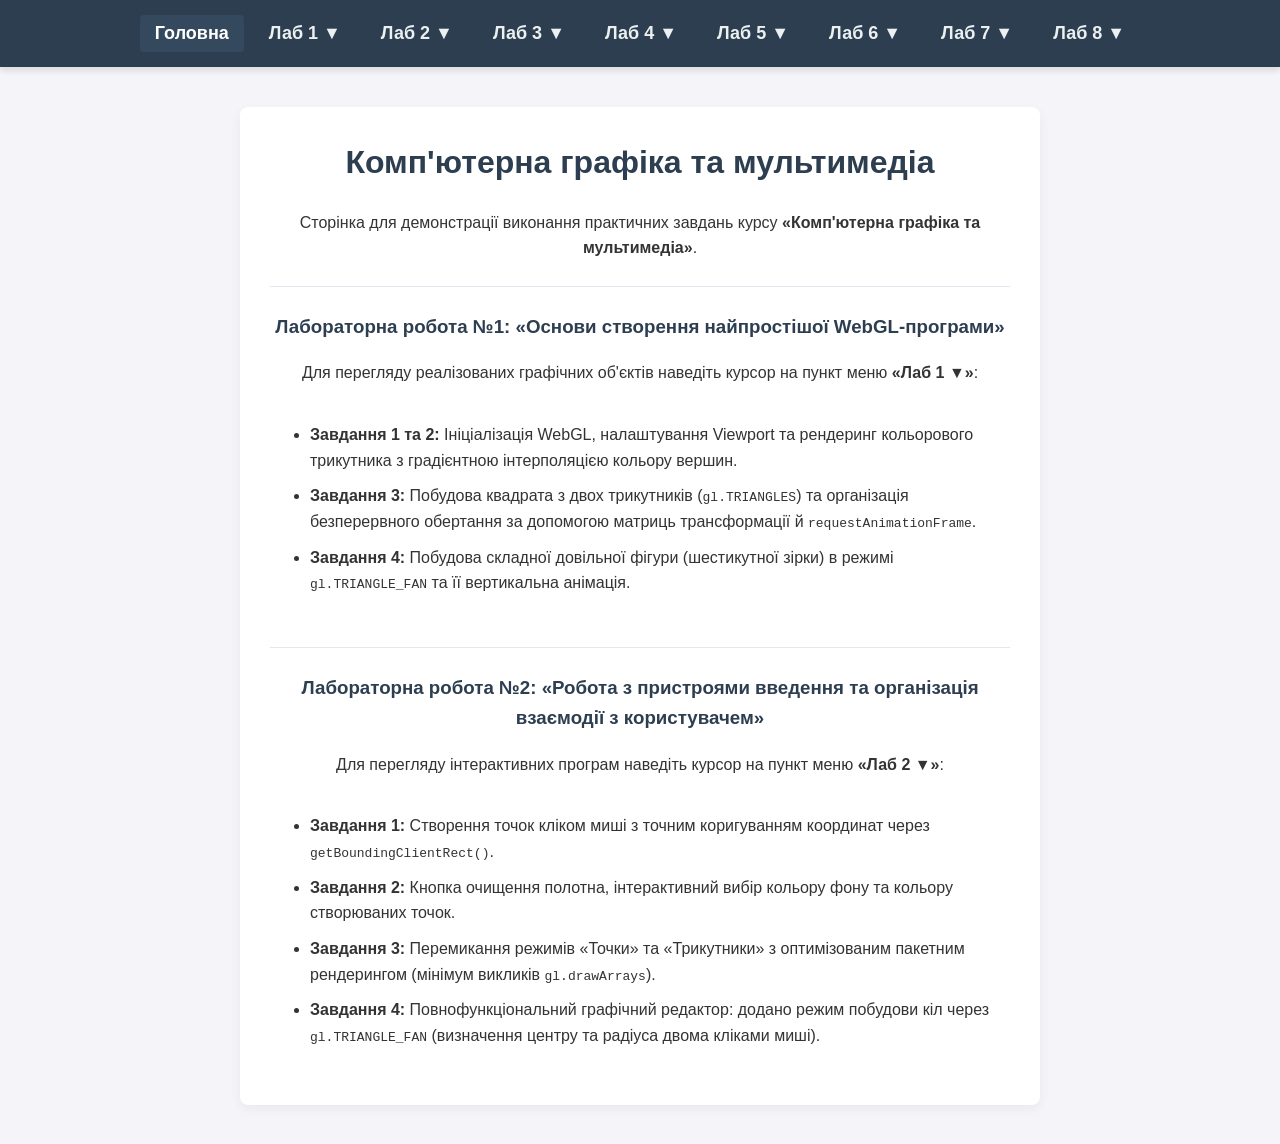
<file: index.html>
<!DOCTYPE html>
<html lang="uk">
<head>
    <meta charset="UTF-8">
    <meta name="viewport" content="width=device-width, initial-scale=1.0">
    <title>Комп'ютерна графіка та мультимедіа - Лабораторні роботи</title>
    <link rel="stylesheet" href="style.css">
</head>
<body>
    <nav>
        <a href="index.html" class="active">Головна</a>
        <div class="dropdown">
            <button class="dropbtn">Лаб 1 ▼</button>
            <div class="dropdown-content">
                <a href="lab1/task1_2.html">Завдання 1 та 2</a>
                <a href="lab1/task3.html">Завдання 3</a>
                <a href="lab1/task4.html">Завдання 4</a>
            </div>
        </div>
        <div class="dropdown">
            <button class="dropbtn">Лаб 2 ▼</button>
            <div class="dropdown-content">
                <a href="lab2/task1.html">Завдання 1 (Точки)</a>
                <a href="lab2/task2.html">Завдання 2 (Кольори та очищення)</a>
                <a href="lab2/task3.html">Завдання 3 (Трикутники)</a>
                <a href="lab2/task4.html">Завдання 4 (Кола / Повна програма)</a>
            </div>
        </div>
        <div class="dropdown"><button class="dropbtn">Лаб 3 ▼</button><div class="dropdown-content"><a href="#">В процесі...</a></div></div>
        <div class="dropdown"><button class="dropbtn">Лаб 4 ▼</button><div class="dropdown-content"><a href="#">В процесі...</a></div></div>
        <div class="dropdown"><button class="dropbtn">Лаб 5 ▼</button><div class="dropdown-content"><a href="#">В процесі...</a></div></div>
        <div class="dropdown"><button class="dropbtn">Лаб 6 ▼</button><div class="dropdown-content"><a href="#">В процесі...</a></div></div>
        <div class="dropdown"><button class="dropbtn">Лаб 7 ▼</button><div class="dropdown-content"><a href="#">В процесі...</a></div></div>
        <div class="dropdown"><button class="dropbtn">Лаб 8 ▼</button><div class="dropdown-content"><a href="#">В процесі...</a></div></div>
    </nav>
    
    <div class="container">
        <h1>Комп'ютерна графіка та мультимедіа</h1>
        <p>Сторінка для демонстрації виконання практичних завдань курсу <strong>«Комп'ютерна графіка та мультимедіа»</strong>.</p>
        
        <hr style="margin: 25px 0; border: none; border-top: 1px solid #e2e8f0;">

        <h3>Лабораторна робота №1: «Основи створення найпростішої WebGL-програми»</h3>
        <p>Для перегляду реалізованих графічних об'єктів наведіть курсор на пункт меню <strong>«Лаб 1 ▼»</strong>:</p>
        <ul style="text-align: left; display: inline-block;">
            <li><strong>Завдання 1 та 2:</strong> Ініціалізація WebGL, налаштування Viewport та рендеринг кольорового трикутника з градієнтною інтерполяцією кольору вершин.</li>
            <li><strong>Завдання 3:</strong> Побудова квадрата з двох трикутників (<code>gl.TRIANGLES</code>) та організація безперервного обертання за допомогою матриць трансформації й <code>requestAnimationFrame</code>.</li>
            <li><strong>Завдання 4:</strong> Побудова складної довільної фігури (шестикутної зірки) в режимі <code>gl.TRIANGLE_FAN</code> та її вертикальна анімація.</li>
        </ul>

        <hr style="margin: 25px 0; border: none; border-top: 1px solid #e2e8f0;">

        <h3>Лабораторна робота №2: «Робота з пристроями введення та організація взаємодії з користувачем»</h3>
        <p>Для перегляду інтерактивних програм наведіть курсор на пункт меню <strong>«Лаб 2 ▼»</strong>:</p>
        <ul style="text-align: left; display: inline-block;">
            <li><strong>Завдання 1:</strong> Створення точок кліком миші з точним коригуванням координат через <code>getBoundingClientRect()</code>.</li>
            <li><strong>Завдання 2:</strong> Кнопка очищення полотна, інтерактивний вибір кольору фону та кольору створюваних точок.</li>
            <li><strong>Завдання 3:</strong> Перемикання режимів «Точки» та «Трикутники» з оптимізованим пакетним рендерингом (мінімум викликів <code>gl.drawArrays</code>).</li>
            <li><strong>Завдання 4:</strong> Повнофункціональний графічний редактор: додано режим побудови кіл через <code>gl.TRIANGLE_FAN</code> (визначення центру та радіуса двома кліками миші).</li>
        </ul>
    </div>
</body>
</html>
</file>
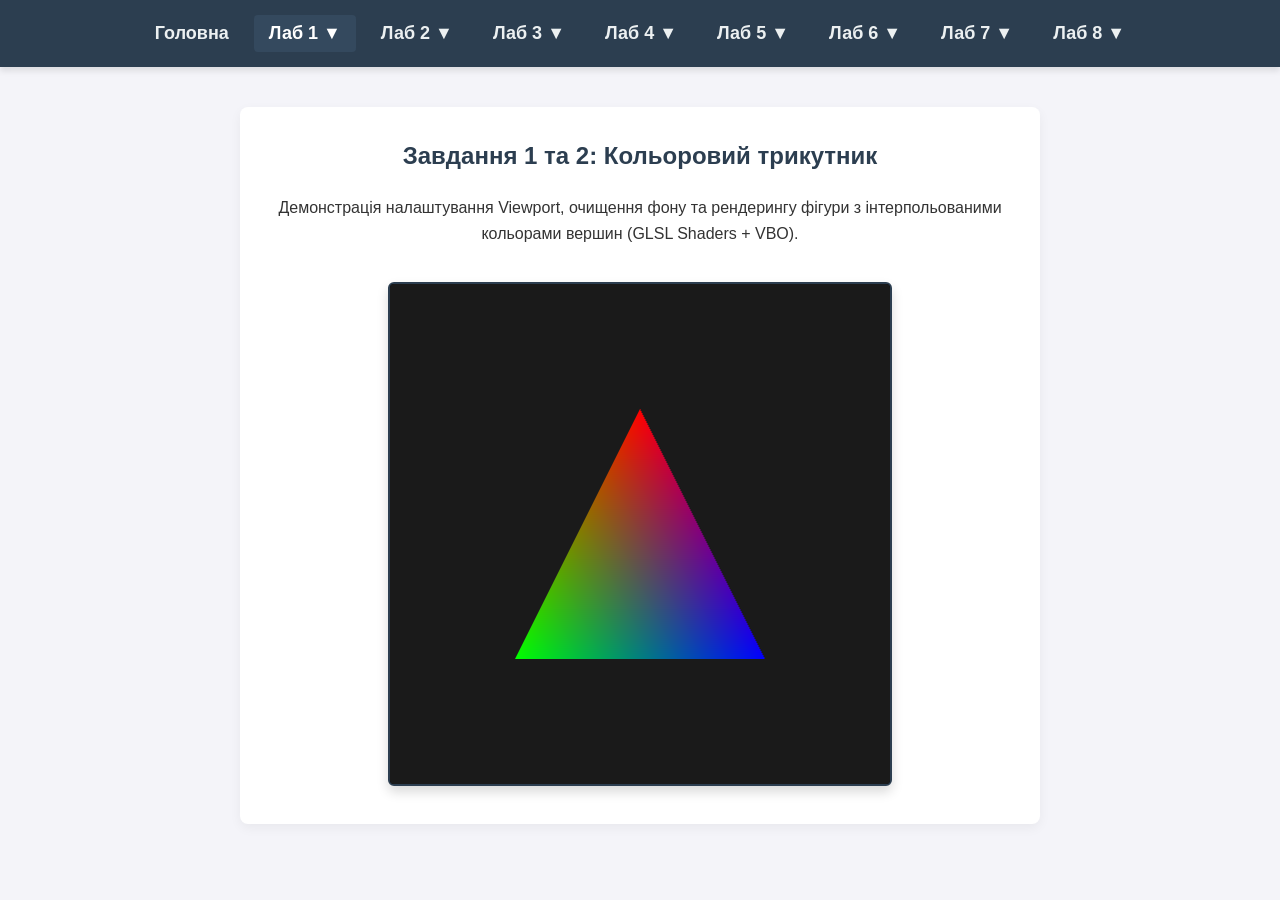
<file: lab1/task1_2.html>
<!doctype html>
<html lang="uk">
  <head>
    <meta charset="UTF-8" />
    <meta name="viewport" content="width=device-width, initial-scale=1.0" />
    <title>Лаб 1 - Завдання 1 та 2</title>
    <link rel="stylesheet" href="../style.css" />
  </head>
  <body>
    <nav>
      <a href="../index.html">Головна</a>
      <div class="dropdown">
        <button class="dropbtn active-lab">Лаб 1 ▼</button>
        <div class="dropdown-content">
          <a href="task1_2.html" class="active-task">Завдання 1 та 2</a>
          <a href="task3.html">Завдання 3</a>
          <a href="task4.html">Завдання 4</a>
        </div>
      </div>
      <div class="dropdown">
        <button class="dropbtn">Лаб 2 ▼</button>
        <div class="dropdown-content">
          <a href="../lab2/task1.html">Завдання 1 (Точки)</a>
          <a href="../lab2/task2.html">Завдання 2 (Кольори та очищення)</a>
          <a href="../lab2/task3.html">Завдання 3 (Трикутники)</a>
          <a href="../lab2/task4.html">Завдання 4 (Кола / Повна програма)</a>
        </div>
      </div>
      <div class="dropdown">
        <button class="dropbtn">Лаб 3 ▼</button>
        <div class="dropdown-content"><a href="#">В процесі...</a></div>
      </div>
      <div class="dropdown">
        <button class="dropbtn">Лаб 4 ▼</button>
        <div class="dropdown-content"><a href="#">В процесі...</a></div>
      </div>
      <div class="dropdown">
        <button class="dropbtn">Лаб 5 ▼</button>
        <div class="dropdown-content"><a href="#">В процесі...</a></div>
      </div>
      <div class="dropdown">
        <button class="dropbtn">Лаб 6 ▼</button>
        <div class="dropdown-content"><a href="#">В процесі...</a></div>
      </div>
      <div class="dropdown">
        <button class="dropbtn">Лаб 7 ▼</button>
        <div class="dropdown-content"><a href="#">В процесі...</a></div>
      </div>
      <div class="dropdown">
        <button class="dropbtn">Лаб 8 ▼</button>
        <div class="dropdown-content"><a href="#">В процесі...</a></div>
      </div>
    </nav>
    <div class="container">
      <h2>Завдання 1 та 2: Кольоровий трикутник</h2>
      <p>
        Демонстрація налаштування Viewport, очищення фону та рендерингу фігури з
        інтерпольованими кольорами вершин (GLSL Shaders + VBO).
      </p>
      <canvas id="glcanvas" width="500" height="500"></canvas>
    </div>
    <script src="js/task1_2.js"></script>
  </body>
</html>
</file>
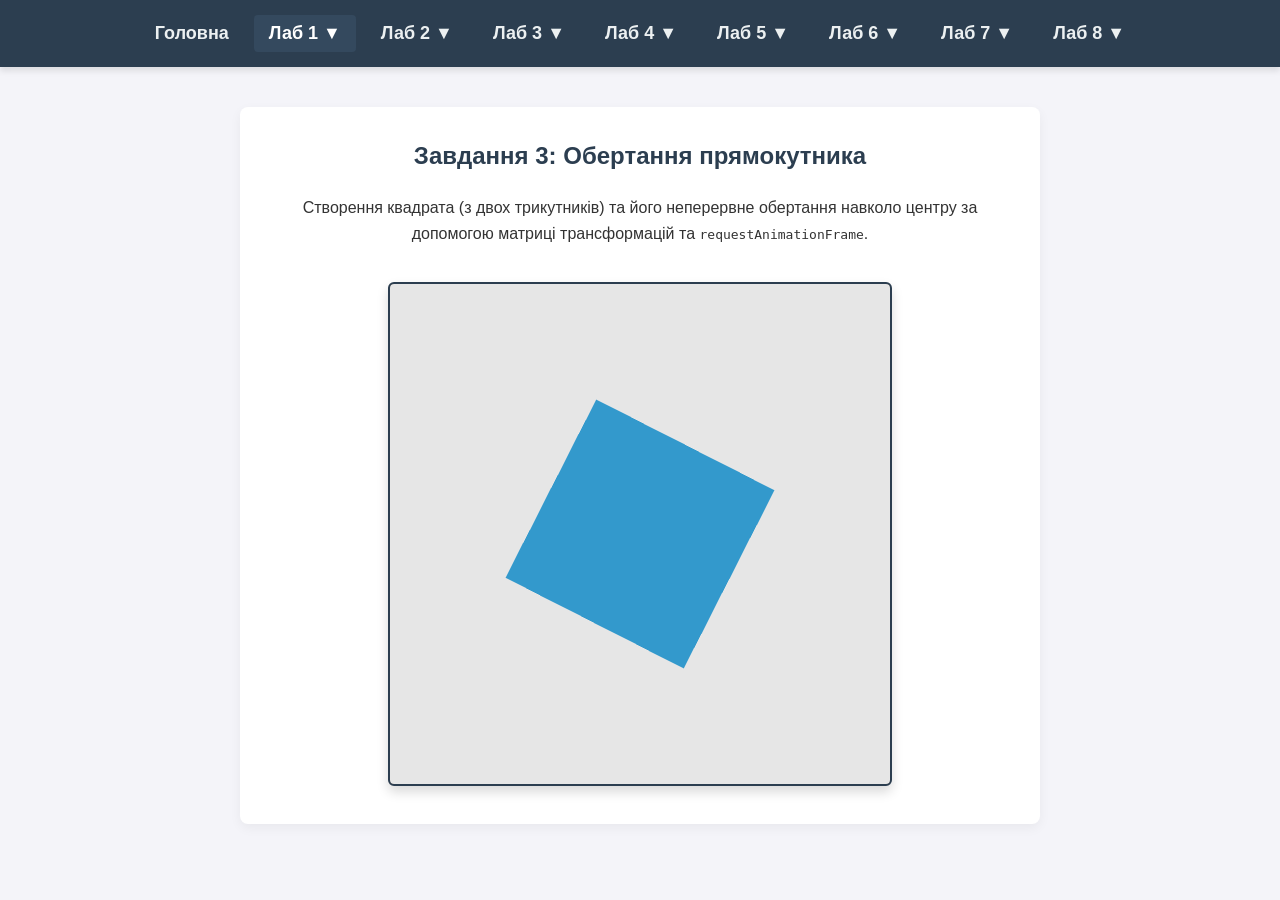
<file: lab1/task3.html>
<!doctype html>
<html lang="uk">
  <head>
    <meta charset="UTF-8" />
    <meta name="viewport" content="width=device-width, initial-scale=1.0" />
    <title>Лаб 1 - Завдання 3</title>
    <link rel="stylesheet" href="../style.css" />
  </head>
  <body>
    <nav>
      <a href="../index.html">Головна</a>
      <div class="dropdown">
        <button class="dropbtn active-lab">Лаб 1 ▼</button>
        <div class="dropdown-content">
          <a href="task1_2.html">Завдання 1 та 2</a>
          <a href="task3.html" class="active-task">Завдання 3</a>
          <a href="task4.html">Завдання 4</a>
        </div>
      </div>
      <div class="dropdown">
        <button class="dropbtn">Лаб 2 ▼</button>
        <div class="dropdown-content">
          <a href="../lab2/task1.html">Завдання 1 (Точки)</a>
          <a href="../lab2/task2.html">Завдання 2 (Кольори та очищення)</a>
          <a href="../lab2/task3.html">Завдання 3 (Трикутники)</a>
          <a href="../lab2/task4.html">Завдання 4 (Кола / Повна програма)</a>
        </div>
      </div>
      <div class="dropdown">
        <button class="dropbtn">Лаб 3 ▼</button>
        <div class="dropdown-content"><a href="#">В процесі...</a></div>
      </div>
      <div class="dropdown">
        <button class="dropbtn">Лаб 4 ▼</button>
        <div class="dropdown-content"><a href="#">В процесі...</a></div>
      </div>
      <div class="dropdown">
        <button class="dropbtn">Лаб 5 ▼</button>
        <div class="dropdown-content"><a href="#">В процесі...</a></div>
      </div>
      <div class="dropdown">
        <button class="dropbtn">Лаб 6 ▼</button>
        <div class="dropdown-content"><a href="#">В процесі...</a></div>
      </div>
      <div class="dropdown">
        <button class="dropbtn">Лаб 7 ▼</button>
        <div class="dropdown-content"><a href="#">В процесі...</a></div>
      </div>
      <div class="dropdown">
        <button class="dropbtn">Лаб 8 ▼</button>
        <div class="dropdown-content"><a href="#">В процесі...</a></div>
      </div>
    </nav>
    <div class="container">
      <h2>Завдання 3: Обертання прямокутника</h2>
      <p>
        Створення квадрата (з двох трикутників) та його неперервне обертання
        навколо центру за допомогою матриці трансформацій та <code>requestAnimationFrame</code>.
      </p>
      <canvas id="glcanvas" width="500" height="500"></canvas>
    </div>
    <script src="js/task3.js"></script>
  </body>
</html>
</file>
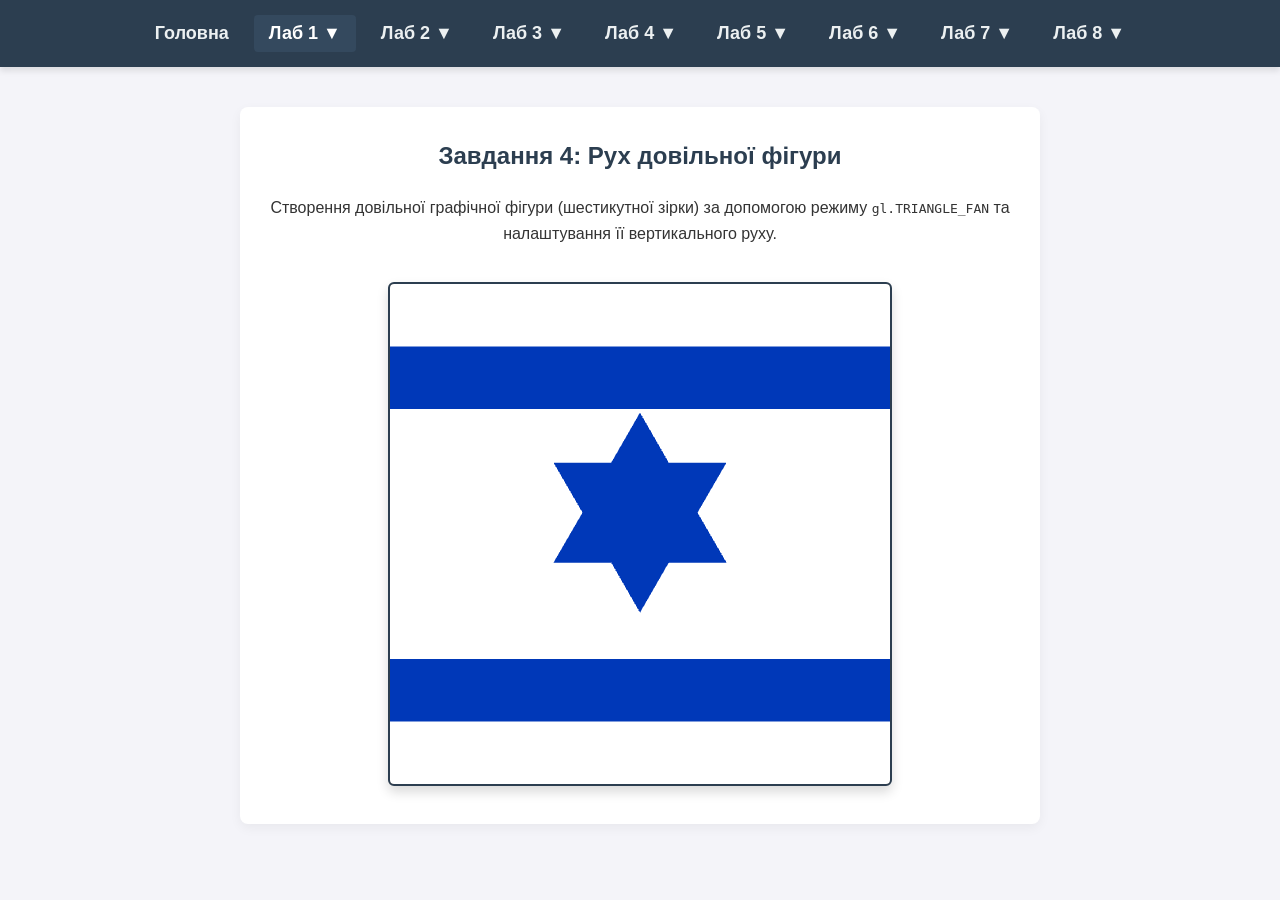
<file: lab1/task4.html>
<!doctype html>
<html lang="uk">
  <head>
    <meta charset="UTF-8" />
    <meta name="viewport" content="width=device-width, initial-scale=1.0" />
    <title>Лаб 1 - Завдання 4</title>
    <link rel="stylesheet" href="../style.css" />
  </head>
  <body>
    <nav>
      <a href="../index.html">Головна</a>
      <div class="dropdown">
        <button class="dropbtn active-lab">Лаб 1 ▼</button>
        <div class="dropdown-content">
          <a href="task1_2.html">Завдання 1 та 2</a>
          <a href="task3.html">Завдання 3</a>
          <a href="task4.html" class="active-task">Завдання 4</a>
        </div>
      </div>
      <div class="dropdown">
        <button class="dropbtn">Лаб 2 ▼</button>
        <div class="dropdown-content">
          <a href="../lab2/task1.html">Завдання 1 (Точки)</a>
          <a href="../lab2/task2.html">Завдання 2 (Кольори та очищення)</a>
          <a href="../lab2/task3.html">Завдання 3 (Трикутники)</a>
          <a href="../lab2/task4.html">Завдання 4 (Кола / Повна програма)</a>
        </div>
      </div>
      <div class="dropdown">
        <button class="dropbtn">Лаб 3 ▼</button>
        <div class="dropdown-content"><a href="#">В процесі...</a></div>
      </div>
      <div class="dropdown">
        <button class="dropbtn">Лаб 4 ▼</button>
        <div class="dropdown-content"><a href="#">В процесі...</a></div>
      </div>
      <div class="dropdown">
        <button class="dropbtn">Лаб 5 ▼</button>
        <div class="dropdown-content"><a href="#">В процесі...</a></div>
      </div>
      <div class="dropdown">
        <button class="dropbtn">Лаб 6 ▼</button>
        <div class="dropdown-content"><a href="#">В процесі...</a></div>
      </div>
      <div class="dropdown">
        <button class="dropbtn">Лаб 7 ▼</button>
        <div class="dropdown-content"><a href="#">В процесі...</a></div>
      </div>
      <div class="dropdown">
        <button class="dropbtn">Лаб 8 ▼</button>
        <div class="dropdown-content"><a href="#">В процесі...</a></div>
      </div>
    </nav>
    <div class="container">
      <h2>Завдання 4: Рух довільної фігури</h2>
      <p>
        Створення довільної графічної фігури (шестикутної зірки) за допомогою
        режиму <code>gl.TRIANGLE_FAN</code> та налаштування її вертикального руху.
      </p>
      <canvas id="glcanvas" width="500" height="500"></canvas>
    </div>
    <script src="js/task4.js"></script>
  </body>
</html>
</file>
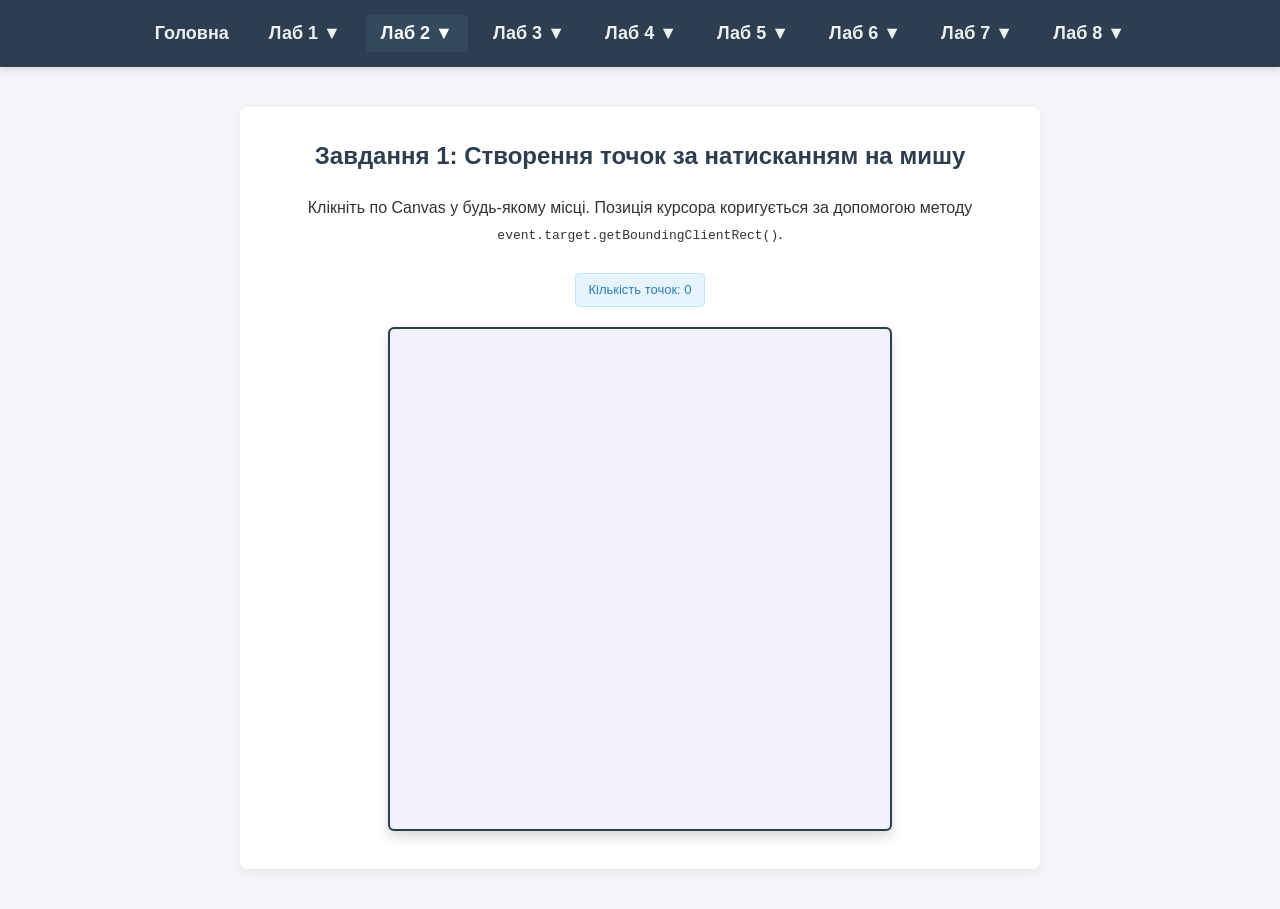
<file: lab2/task1.html>
<!DOCTYPE html>
<html lang="uk">
<head>
    <meta charset="UTF-8">
    <meta name="viewport" content="width=device-width, initial-scale=1.0">
    <title>Лаб 2 - Завдання 1: Створення точок кліком миші</title>
    <link rel="stylesheet" href="../style.css">
</head>
<body>
    <nav>
        <a href="../index.html">Головна</a>
        <div class="dropdown">
            <button class="dropbtn">Лаб 1 ▼</button>
            <div class="dropdown-content">
                <a href="../lab1/task1_2.html">Завдання 1 та 2</a>
                <a href="../lab1/task3.html">Завдання 3</a>
                <a href="../lab1/task4.html">Завдання 4</a>
            </div>
        </div>
        <div class="dropdown">
            <button class="dropbtn active-lab">Лаб 2 ▼</button>
            <div class="dropdown-content">
                <a href="task1.html" class="active-task">Завдання 1 (Точки)</a>
                <a href="task2.html">Завдання 2 (Кольори та очищення)</a>
                <a href="task3.html">Завдання 3 (Трикутники)</a>
                <a href="task4.html">Завдання 4 (Кола / Повна програма)</a>
            </div>
        </div>
        <div class="dropdown"><button class="dropbtn">Лаб 3 ▼</button><div class="dropdown-content"><a href="#">В процесі...</a></div></div>
        <div class="dropdown"><button class="dropbtn">Лаб 4 ▼</button><div class="dropdown-content"><a href="#">В процесі...</a></div></div>
        <div class="dropdown"><button class="dropbtn">Лаб 5 ▼</button><div class="dropdown-content"><a href="#">В процесі...</a></div></div>
        <div class="dropdown"><button class="dropbtn">Лаб 6 ▼</button><div class="dropdown-content"><a href="#">В процесі...</a></div></div>
        <div class="dropdown"><button class="dropbtn">Лаб 7 ▼</button><div class="dropdown-content"><a href="#">В процесі...</a></div></div>
        <div class="dropdown"><button class="dropbtn">Лаб 8 ▼</button><div class="dropdown-content"><a href="#">В процесі...</a></div></div>
    </nav>

    <div class="container">
        <h2>Завдання 1: Створення точок за натисканням на мишу</h2>
        <p>Клікніть по Canvas у будь-якому місці. Позиція курсора коригується за допомогою методу <code>event.target.getBoundingClientRect()</code>.</p>
        
        <div class="info-badge" id="infoBadge">Кількість точок: 0</div>
        <br>
        <canvas id="glcanvas" class="drawing-canvas" width="500" height="500"></canvas>
    </div>

    <script src="js/task1.js"></script>
</body>
</html>
</file>
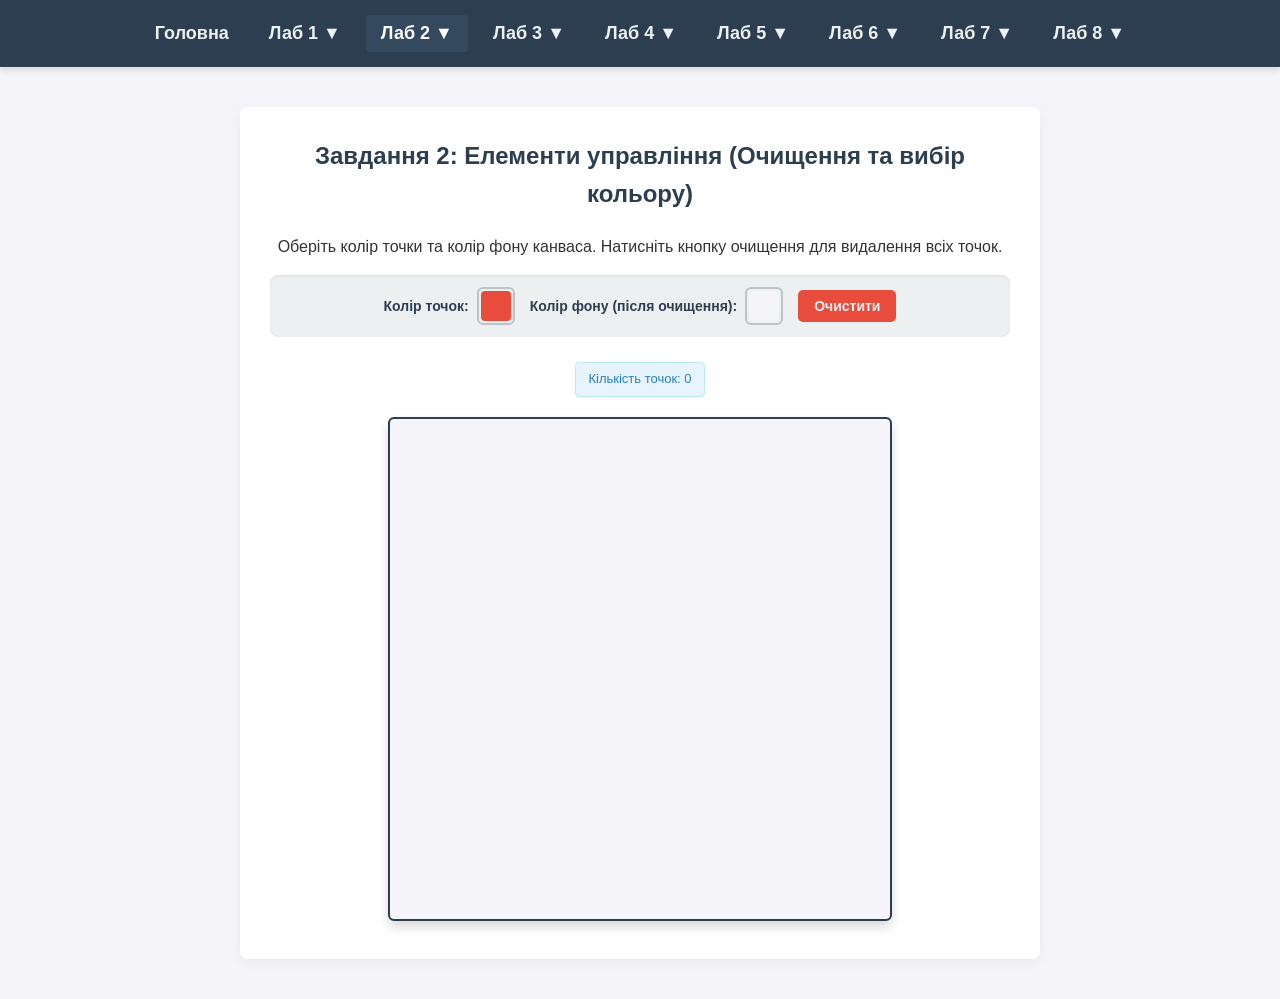
<file: lab2/task2.html>
<!DOCTYPE html>
<html lang="uk">
<head>
    <meta charset="UTF-8">
    <meta name="viewport" content="width=device-width, initial-scale=1.0">
    <title>Лаб 2 - Завдання 2: Очищення канваса та вибір кольору</title>
    <link rel="stylesheet" href="../style.css">
</head>
<body>
    <nav>
        <a href="../index.html">Головна</a>
        <div class="dropdown">
            <button class="dropbtn">Лаб 1 ▼</button>
            <div class="dropdown-content">
                <a href="../lab1/task1_2.html">Завдання 1 та 2</a>
                <a href="../lab1/task3.html">Завдання 3</a>
                <a href="../lab1/task4.html">Завдання 4</a>
            </div>
        </div>
        <div class="dropdown">
            <button class="dropbtn active-lab">Лаб 2 ▼</button>
            <div class="dropdown-content">
                <a href="task1.html">Завдання 1 (Точки)</a>
                <a href="task2.html" class="active-task">Завдання 2 (Кольори та очищення)</a>
                <a href="task3.html">Завдання 3 (Трикутники)</a>
                <a href="task4.html">Завдання 4 (Кола / Повна програма)</a>
            </div>
        </div>
        <div class="dropdown"><button class="dropbtn">Лаб 3 ▼</button><div class="dropdown-content"><a href="#">В процесі...</a></div></div>
        <div class="dropdown"><button class="dropbtn">Лаб 4 ▼</button><div class="dropdown-content"><a href="#">В процесі...</a></div></div>
        <div class="dropdown"><button class="dropbtn">Лаб 5 ▼</button><div class="dropdown-content"><a href="#">В процесі...</a></div></div>
        <div class="dropdown"><button class="dropbtn">Лаб 6 ▼</button><div class="dropdown-content"><a href="#">В процесі...</a></div></div>
        <div class="dropdown"><button class="dropbtn">Лаб 7 ▼</button><div class="dropdown-content"><a href="#">В процесі...</a></div></div>
        <div class="dropdown"><button class="dropbtn">Лаб 8 ▼</button><div class="dropdown-content"><a href="#">В процесі...</a></div></div>
    </nav>

    <div class="container">
        <h2>Завдання 2: Елементи управління (Очищення та вибір кольору)</h2>
        <p>Оберіть колір точки та колір фону канваса. Натисніть кнопку очищення для видалення всіх точок.</p>

        <div class="toolbar">
            <div class="toolbar-group">
                <label for="pointColor">Колір точок:</label>
                <input type="color" id="pointColor" class="color-input" value="#e74c3c">
            </div>

            <div class="toolbar-group">
                <label for="bgColor">Колір фону (після очищення):</label>
                <input type="color" id="bgColor" class="color-input" value="#f4f4f9">
            </div>

            <button id="clearBtn" class="btn btn-danger">Очистити</button>
        </div>

        <div class="info-badge" id="infoBadge">Кількість точок: 0</div>
        <br>
        <canvas id="glcanvas" class="drawing-canvas" width="500" height="500"></canvas>
    </div>

    <script src="js/task2.js"></script>
</body>
</html>
</file>
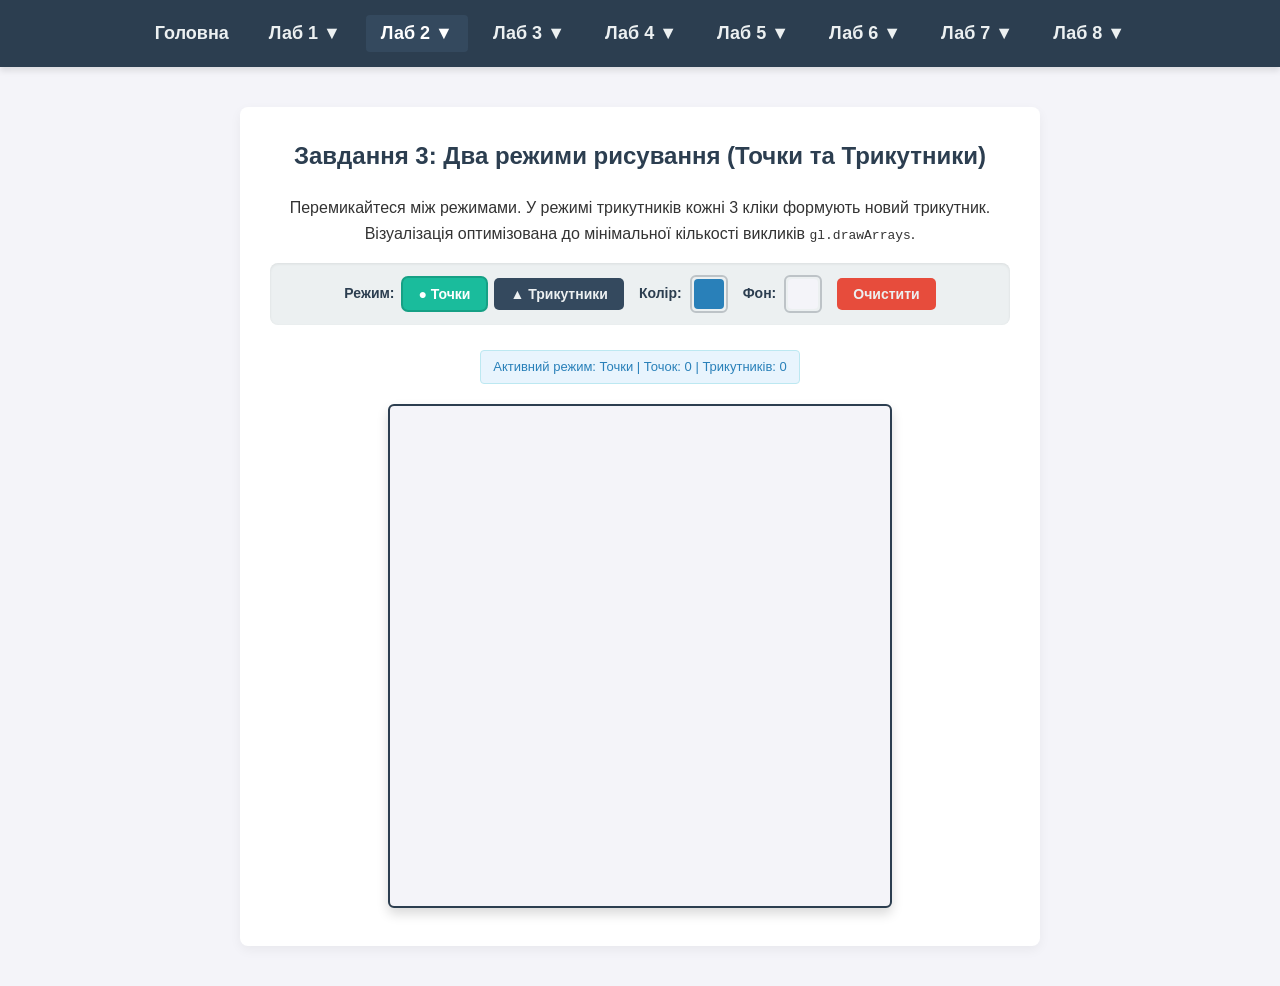
<file: lab2/task3.html>
<!DOCTYPE html>
<html lang="uk">
<head>
    <meta charset="UTF-8">
    <meta name="viewport" content="width=device-width, initial-scale=1.0">
    <title>Лаб 2 - Завдання 3: Режими точок та трикутників</title>
    <link rel="stylesheet" href="../style.css">
</head>
<body>
    <nav>
        <a href="../index.html">Головна</a>
        <div class="dropdown">
            <button class="dropbtn">Лаб 1 ▼</button>
            <div class="dropdown-content">
                <a href="../lab1/task1_2.html">Завдання 1 та 2</a>
                <a href="../lab1/task3.html">Завдання 3</a>
                <a href="../lab1/task4.html">Завдання 4</a>
            </div>
        </div>
        <div class="dropdown">
            <button class="dropbtn active-lab">Лаб 2 ▼</button>
            <div class="dropdown-content">
                <a href="task1.html">Завдання 1 (Точки)</a>
                <a href="task2.html">Завдання 2 (Кольори та очищення)</a>
                <a href="task3.html" class="active-task">Завдання 3 (Трикутники)</a>
                <a href="task4.html">Завдання 4 (Кола / Повна програма)</a>
            </div>
        </div>
        <div class="dropdown"><button class="dropbtn">Лаб 3 ▼</button><div class="dropdown-content"><a href="#">В процесі...</a></div></div>
        <div class="dropdown"><button class="dropbtn">Лаб 4 ▼</button><div class="dropdown-content"><a href="#">В процесі...</a></div></div>
        <div class="dropdown"><button class="dropbtn">Лаб 5 ▼</button><div class="dropdown-content"><a href="#">В процесі...</a></div></div>
        <div class="dropdown"><button class="dropbtn">Лаб 6 ▼</button><div class="dropdown-content"><a href="#">В процесі...</a></div></div>
        <div class="dropdown"><button class="dropbtn">Лаб 7 ▼</button><div class="dropdown-content"><a href="#">В процесі...</a></div></div>
        <div class="dropdown"><button class="dropbtn">Лаб 8 ▼</button><div class="dropdown-content"><a href="#">В процесі...</a></div></div>
    </nav>

    <div class="container">
        <h2>Завдання 3: Два режими рисування (Точки та Трикутники)</h2>
        <p>Перемикайтеся між режимами. У режимі трикутників кожні 3 кліки формують новий трикутник. Візуалізація оптимізована до мінімальної кількості викликів <code>gl.drawArrays</code>.</p>

        <div class="toolbar">
            <div class="toolbar-group">
                <label>Режим:</label>
                <button id="btnModePoints" class="btn btn-active">● Точки</button>
                <button id="btnModeTriangles" class="btn">▲ Трикутники</button>
            </div>

            <div class="toolbar-group">
                <label for="brushColor">Колір:</label>
                <input type="color" id="brushColor" class="color-input" value="#2980b9">
            </div>

            <div class="toolbar-group">
                <label for="bgColor">Фон:</label>
                <input type="color" id="bgColor" class="color-input" value="#f4f4f9">
            </div>

            <button id="clearBtn" class="btn btn-danger">Очистити</button>
        </div>

        <div class="info-badge" id="infoBadge">Активний режим: Точки | Точок: 0 | Трикутників: 0</div>
        <br>
        <canvas id="glcanvas" class="drawing-canvas" width="500" height="500"></canvas>
    </div>

    <script src="js/task3.js"></script>
</body>
</html>
</file>
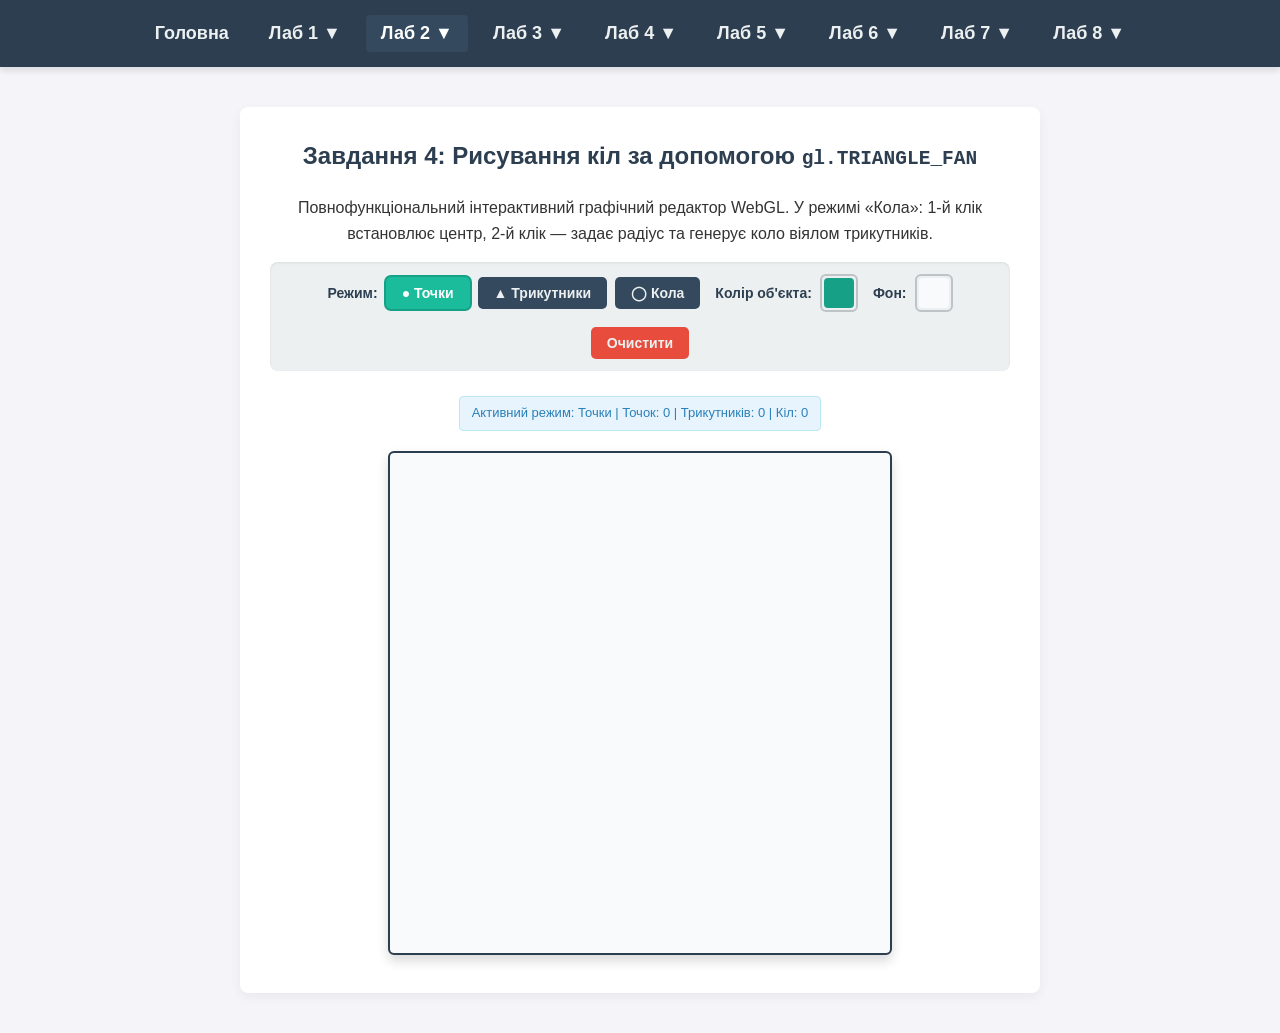
<file: lab2/task4.html>
<!DOCTYPE html>
<html lang="uk">
<head>
    <meta charset="UTF-8">
    <meta name="viewport" content="width=device-width, initial-scale=1.0">
    <title>Лаб 2 - Завдання 4: Рисування кіл (Повна програма)</title>
    <link rel="stylesheet" href="../style.css">
</head>
<body>
    <nav>
        <a href="../index.html">Головна</a>
        <div class="dropdown">
            <button class="dropbtn">Лаб 1 ▼</button>
            <div class="dropdown-content">
                <a href="../lab1/task1_2.html">Завдання 1 та 2</a>
                <a href="../lab1/task3.html">Завдання 3</a>
                <a href="../lab1/task4.html">Завдання 4</a>
            </div>
        </div>
        <div class="dropdown">
            <button class="dropbtn active-lab">Лаб 2 ▼</button>
            <div class="dropdown-content">
                <a href="task1.html">Завдання 1 (Точки)</a>
                <a href="task2.html">Завдання 2 (Кольори та очищення)</a>
                <a href="task3.html">Завдання 3 (Трикутники)</a>
                <a href="task4.html" class="active-task">Завдання 4 (Кола / Повна програма)</a>
            </div>
        </div>
        <div class="dropdown"><button class="dropbtn">Лаб 3 ▼</button><div class="dropdown-content"><a href="#">В процесі...</a></div></div>
        <div class="dropdown"><button class="dropbtn">Лаб 4 ▼</button><div class="dropdown-content"><a href="#">В процесі...</a></div></div>
        <div class="dropdown"><button class="dropbtn">Лаб 5 ▼</button><div class="dropdown-content"><a href="#">В процесі...</a></div></div>
        <div class="dropdown"><button class="dropbtn">Лаб 6 ▼</button><div class="dropdown-content"><a href="#">В процесі...</a></div></div>
        <div class="dropdown"><button class="dropbtn">Лаб 7 ▼</button><div class="dropdown-content"><a href="#">В процесі...</a></div></div>
        <div class="dropdown"><button class="dropbtn">Лаб 8 ▼</button><div class="dropdown-content"><a href="#">В процесі...</a></div></div>
    </nav>

    <div class="container">
        <h2>Завдання 4: Рисування кіл за допомогою <code>gl.TRIANGLE_FAN</code></h2>
        <p>Повнофункціональний інтерактивний графічний редактор WebGL. У режимі «Кола»: 1-й клік встановлює центр, 2-й клік — задає радіус та генерує коло віялом трикутників.</p>

        <div class="toolbar">
            <div class="toolbar-group">
                <label>Режим:</label>
                <button id="btnModePoints" class="btn btn-active">● Точки</button>
                <button id="btnModeTriangles" class="btn">▲ Трикутники</button>
                <button id="btnModeCircles" class="btn">◯ Кола</button>
            </div>

            <div class="toolbar-group">
                <label for="brushColor">Колір об'єкта:</label>
                <input type="color" id="brushColor" class="color-input" value="#16a085">
            </div>

            <div class="toolbar-group">
                <label for="bgColor">Фон:</label>
                <input type="color" id="bgColor" class="color-input" value="#f8fafc">
            </div>

            <button id="clearBtn" class="btn btn-danger">Очистити</button>
        </div>

        <div class="info-badge" id="infoBadge">Активний режим: Точки | Точок: 0 | Трикутників: 0 | Кіл: 0</div>
        <br>
        <canvas id="glcanvas" class="drawing-canvas" width="500" height="500"></canvas>
    </div>

    <script src="js/task4.js"></script>
</body>
</html>
</file>
<file: style.css>
body {
    font-family: 'Segoe UI', Tahoma, Geneva, Verdana, sans-serif;
    margin: 0;
    padding: 0;
    background-color: #f4f4f9;
    color: #333;
    display: flex;
    flex-direction: column;
    align-items: center;
}

nav {
    width: 100%;
    background-color: #2c3e50;
    padding: 15px 0;
    box-shadow: 0 4px 6px rgba(0, 0, 0, 0.1);
    display: flex;
    justify-content: center;
    align-items: center;
    flex-wrap: wrap;
    gap: 10px;
}

nav > a {
    font-size: 18px;
    font-weight: bold;
    color: #ecf0f1;
    padding: 8px 15px;
    text-decoration: none;
    border-radius: 4px;
    transition: background-color 0.3s;
}

nav > a.active {
    color: #fff;
    background-color: #34495e;
}

/* Dropdown */
.dropdown {
    display: inline-block;
    position: relative;
}

.dropdown .dropbtn {
    font-size: 18px;
    font-weight: bold;
    border: none;
    outline: none;
    color: #ecf0f1;
    padding: 8px 15px;
    background-color: inherit;
    font-family: inherit;
    margin: 0;
    cursor: pointer;
    transition: background-color 0.3s;
    border-radius: 4px;
}

nav > a:hover,
.dropdown:hover .dropbtn,
.dropbtn.active-lab {
    color: #fff;
    background-color: #34495e;
}

.dropdown-content {
    display: none;
    position: absolute;
    background-color: #34495e;
    min-width: 180px;
    box-shadow: 0px 8px 16px 0px rgba(0, 0, 0, 0.2);
    z-index: 10;
    border-radius: 0 0 6px 6px;
    top: 100%;
    left: 50%;
    transform: translateX(-50%);
    text-align: center;
}

.dropdown-content a {
    color: white;
    padding: 12px 16px;
    text-decoration: none;
    display: block;
    font-size: 16px;
    font-weight: normal;
    transition: background-color 0.2s;
}

.dropdown-content a:hover {
    background-color: #1abc9c;
}

.dropdown-content a.active-task {
    background-color: #1abc9c;
    font-weight: bold;
}

.dropdown:hover .dropdown-content {
    display: block;
}

.container {
    max-width: 800px;
    width: 90%;
    margin: 40px auto;
    padding: 30px;
    background: white;
    border-radius: 8px;
    box-shadow: 0 4px 12px rgba(0, 0, 0, 0.05);
    text-align: center;
    line-height: 1.6;
    box-sizing: border-box;
}

h1,
h2,
h3 {
    color: #2c3e50;
    margin-top: 0;
}

canvas {
    border: 2px solid #2c3e50;
    margin-top: 20px;
    box-shadow: 0 6px 12px rgba(0, 0, 0, 0.15);
    border-radius: 6px;
    background-color: #000;
    max-width: 100%;
    height: auto;
    display: inline-block;
}

ul {
    text-align: left;
    display: inline-block;
    margin-top: 20px;
}

li {
    margin-bottom: 10px;
}

/* Controls Panel for Lab 2 */
.toolbar {
    display: flex;
    flex-wrap: wrap;
    align-items: center;
    justify-content: center;
    gap: 15px;
    margin: 15px 0;
    padding: 12px 20px;
    background-color: #ecf0f1;
    border-radius: 8px;
    box-shadow: inset 0 1px 3px rgba(0,0,0,0.08);
}

.toolbar-group {
    display: flex;
    align-items: center;
    gap: 8px;
}

.toolbar-group label {
    font-size: 14px;
    font-weight: 600;
    color: #2c3e50;
}

.btn {
    font-family: inherit;
    font-size: 14px;
    font-weight: 600;
    padding: 8px 16px;
    border: none;
    border-radius: 5px;
    cursor: pointer;
    background-color: #34495e;
    color: #ecf0f1;
    transition: all 0.2s ease;
}

.btn:hover {
    background-color: #2c3e50;
    transform: translateY(-1px);
}

.btn-active {
    background-color: #1abc9c !important;
    color: #ffffff !important;
    box-shadow: 0 0 0 2px #16a085;
}

.btn-danger {
    background-color: #e74c3c;
}

.btn-danger:hover {
    background-color: #c0392b;
}

.color-input {
    width: 38px;
    height: 38px;
    padding: 0;
    border: 2px solid #bdc3c7;
    border-radius: 6px;
    cursor: pointer;
    background: none;
}

.color-input::-webkit-color-swatch-wrapper {
    padding: 2px;
}

.color-input::-webkit-color-swatch {
    border: none;
    border-radius: 4px;
}

.info-badge {
    display: inline-block;
    background-color: #e8f4fd;
    color: #2980b9;
    border: 1px solid #bce8f1;
    border-radius: 4px;
    padding: 6px 12px;
    font-size: 13px;
    margin-top: 10px;
}

.drawing-canvas {
    cursor: crosshair;
}
</file>
